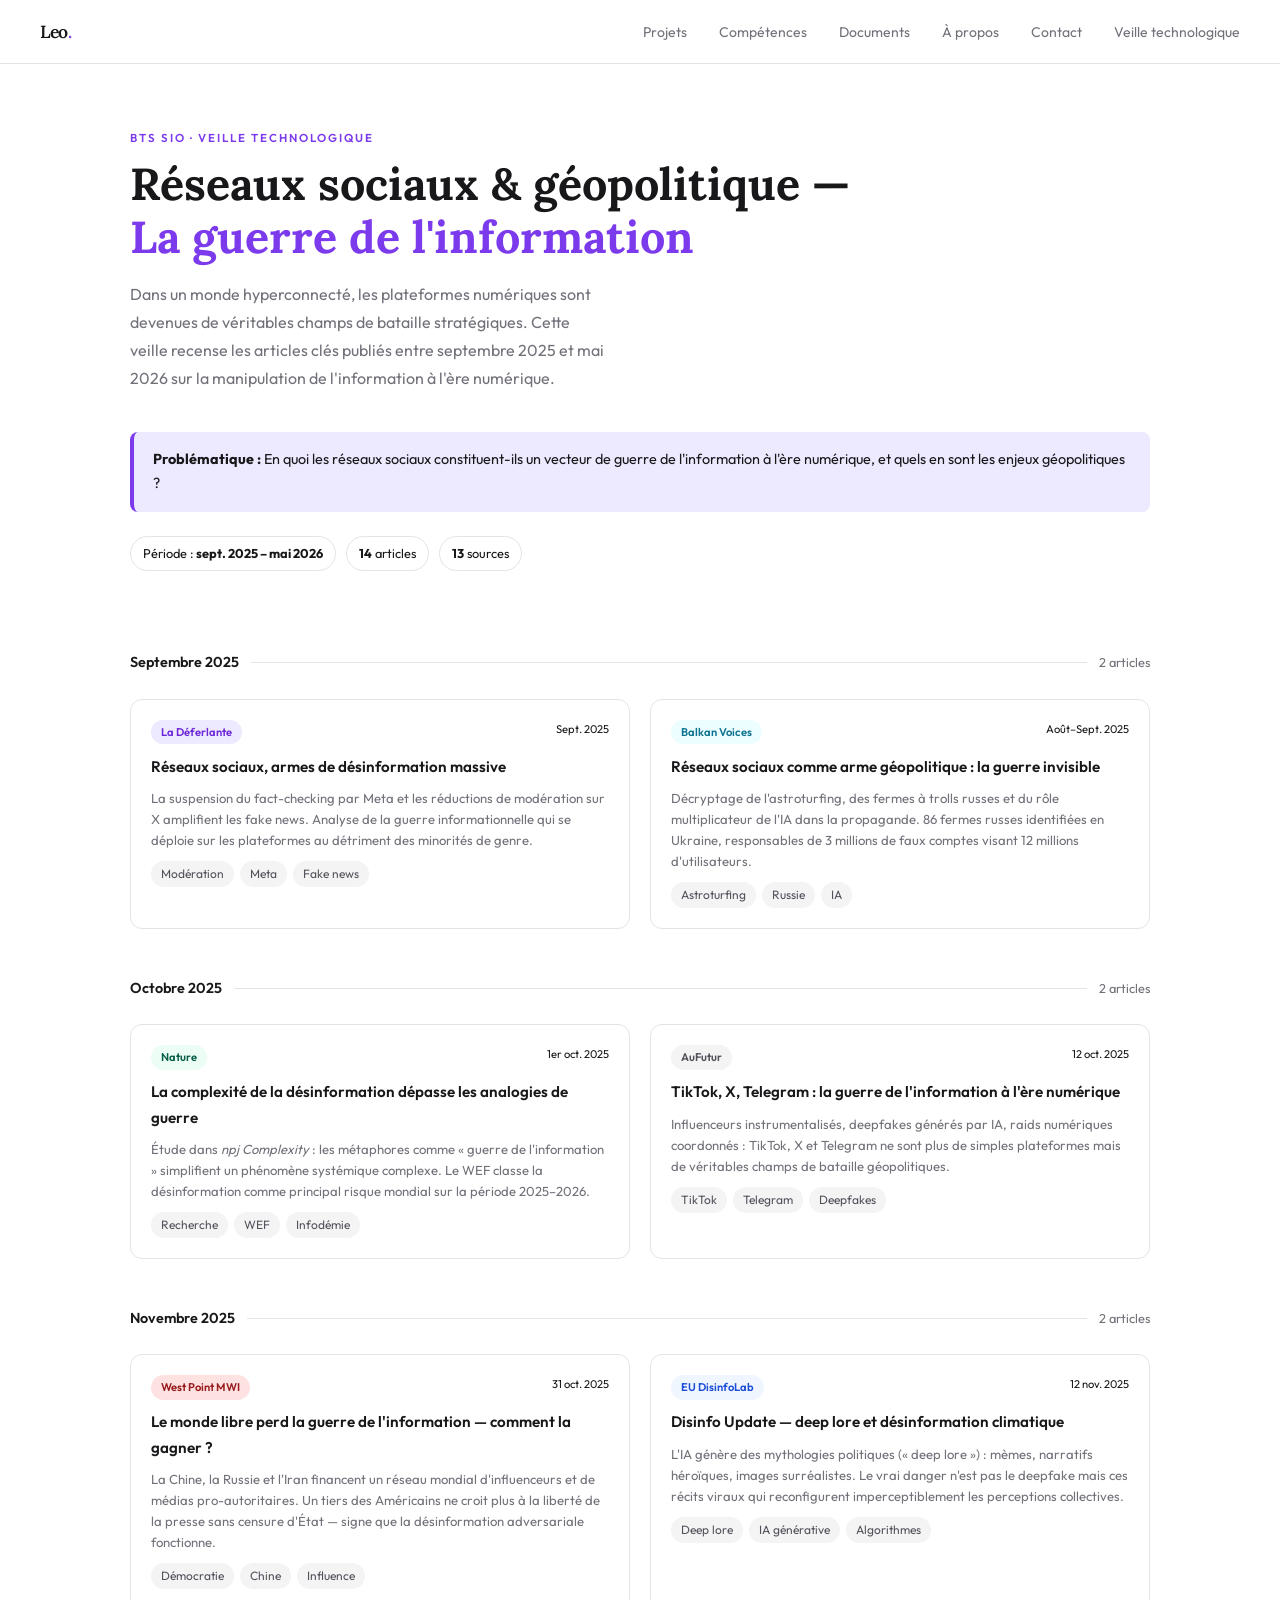
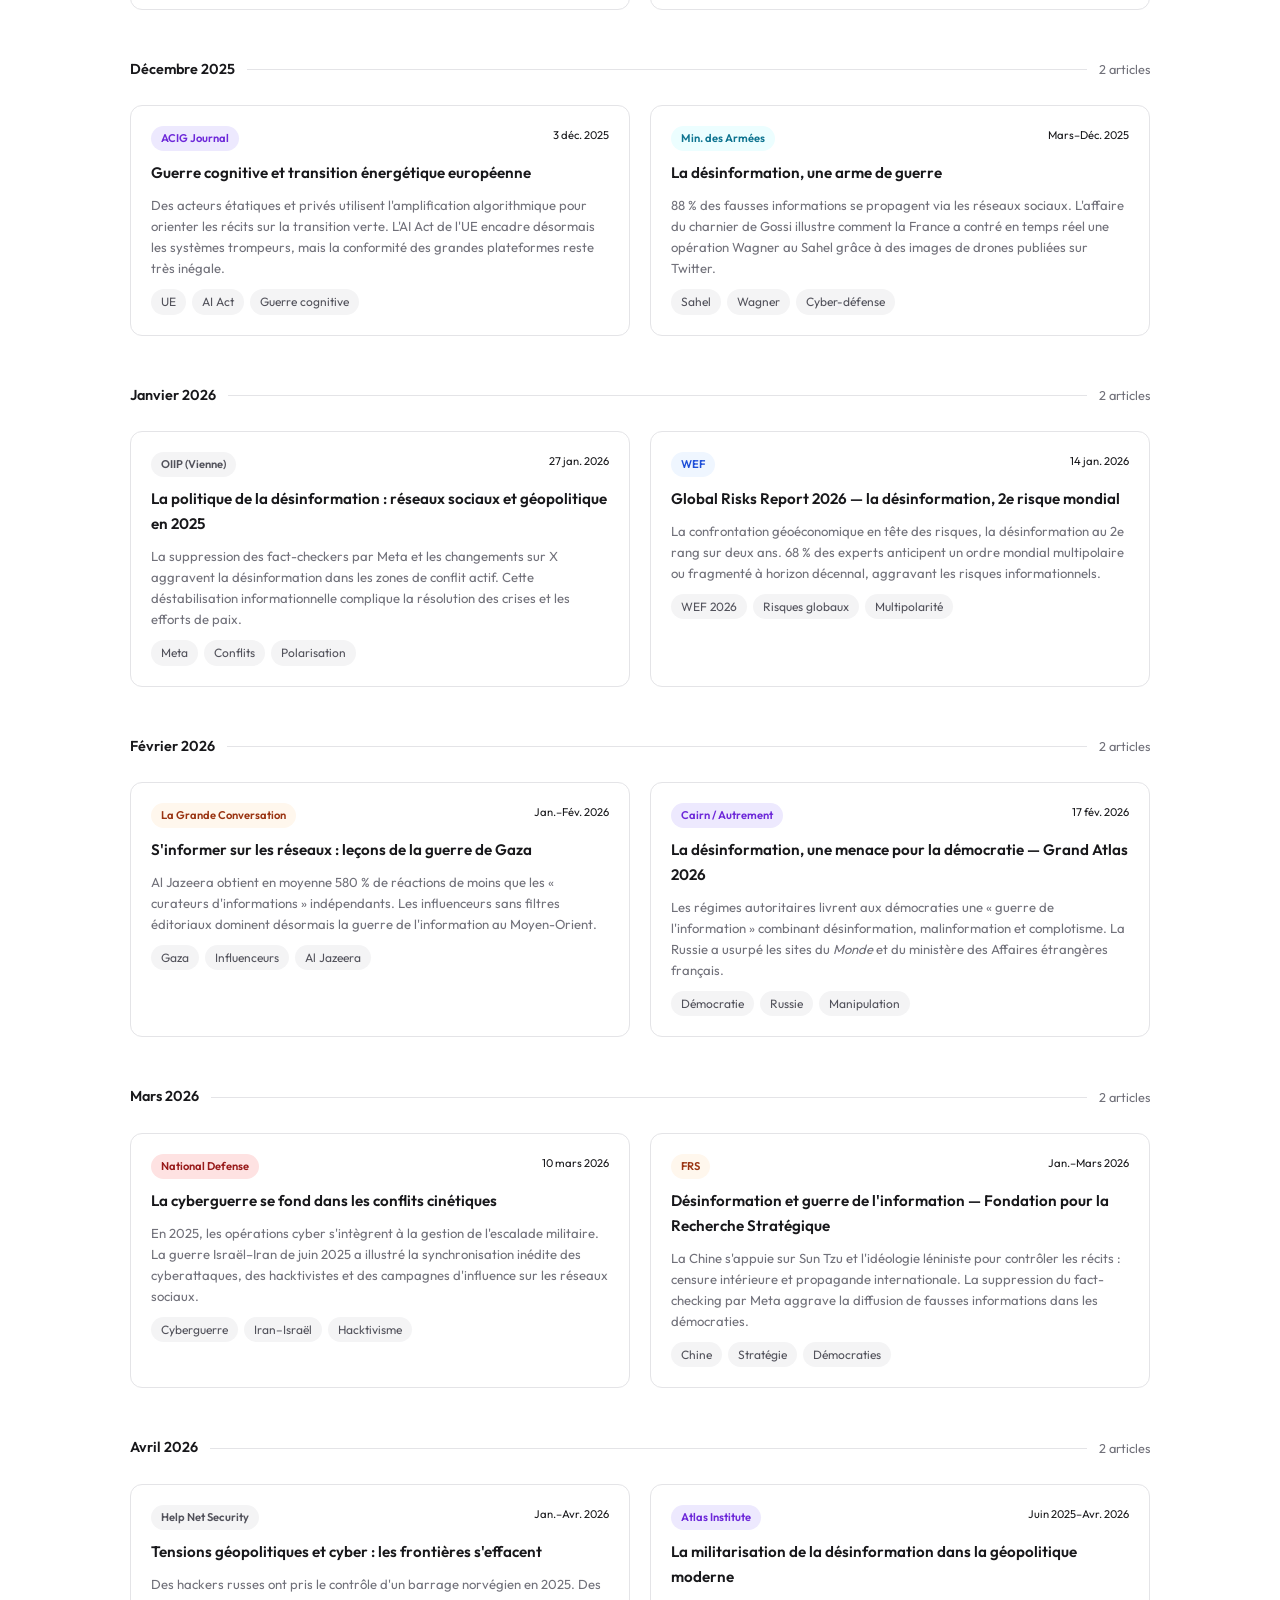
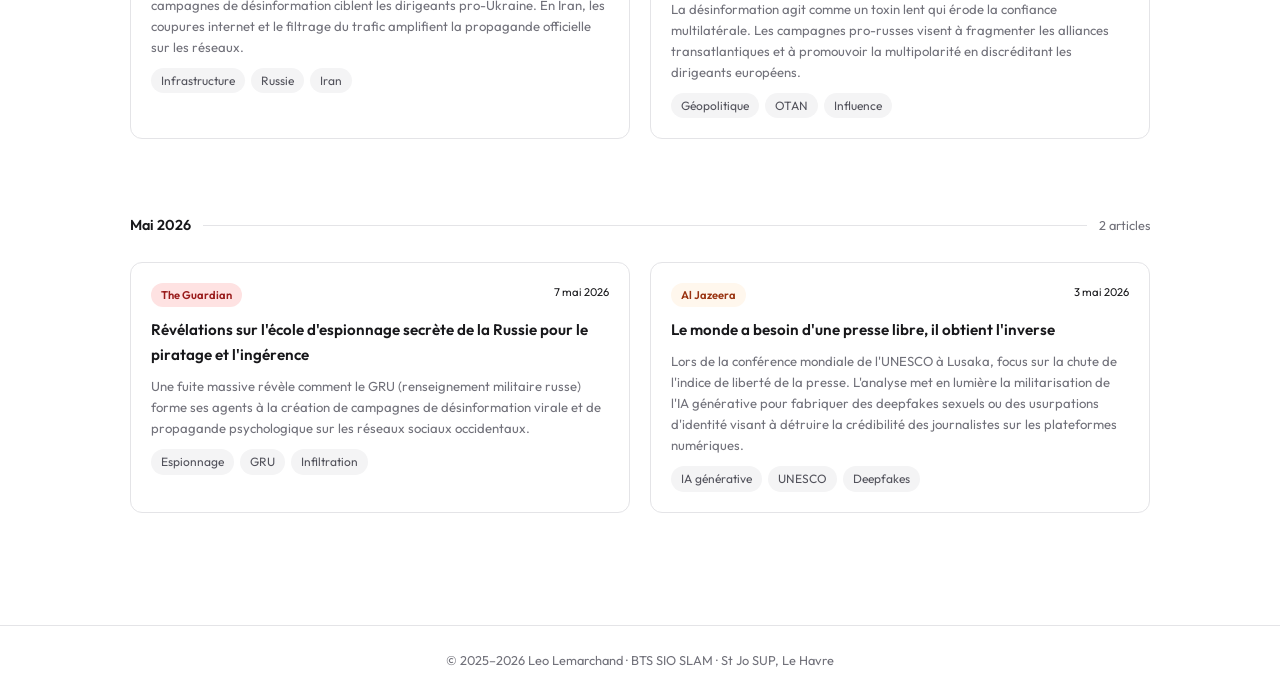
<file: veille.html>
<!DOCTYPE html>
<html lang="fr">

<head>
    <meta charset="UTF-8" />
    <meta name="viewport" content="width=device-width, initial-scale=1.0" />
    <title>Leo Lemarchand — Veille Informatique</title>
    <link rel="preconnect" href="https://fonts.googleapis.com" />
    <link rel="preconnect" href="https://fonts.gstatic.com" crossorigin />
    <link href="https://fonts.googleapis.com/css2?family=Outfit:wght@300;400;500;600&family=Lora:ital,wght@0,400;0,600;1,400&display=swap" rel="stylesheet" />
    <link rel="stylesheet" href="style.css" />
    <link rel="shortcut icon" href="feu.png" type="image/x-icon">
</head>

<body>

    <nav>
        <span class="nav-logo">Leo<span>.</span></span>
        <ul class="nav-links" id="navLinks">
            <li><a href="index.html#projets">Projets</a></li>
            <li><a href="index.html#competences">Compétences</a></li>
            <li><a href="index.html#documents">Documents</a></li>
            <li><a href="index.html#about">À propos</a></li>
            <li><a href="index.html#contact">Contact</a></li>
            <li><a href="veille.html">Veille technologique</a></li>
        </ul>
        <div class="hamburger" id="hamburger" aria-label="Menu" role="button">
            <span></span><span></span><span></span>
        </div>
    </nav>

    <div class="veille-hero">
        <p class="section-label reveal">BTS SIO · Veille technologique</p>
        <h1 class="reveal reveal-delay-1">Réseaux sociaux &amp; géopolitique —<br><em>La guerre de l'information</em></h1>
        <p class="hero-desc reveal reveal-delay-2">
            Dans un monde hyperconnecté, les plateformes numériques sont devenues de véritables champs de bataille stratégiques. Cette veille recense les articles clés publiés entre septembre 2025 et mai 2026 sur la manipulation de l'information à l'ère numérique.
        </p>
        <div class="problematique-box reveal reveal-delay-3">
            <strong>Problématique :</strong> En quoi les réseaux sociaux constituent-ils un vecteur de guerre de l'information à l'ère numérique, et quels en sont les enjeux géopolitiques ?
        </div>
        <div class="veille-stats reveal reveal-delay-4">
            <span class="stat-pill">Période : <strong>sept. 2025 – mai 2026</strong></span>
            <span class="stat-pill"><strong>14</strong> articles</span>
            <span class="stat-pill"><strong>13</strong> sources</span>
        </div>
    </div>

    <div class="timeline-section">

        <!-- SEPTEMBRE 2025 -->
        <div class="month-block reveal">
            <div class="month-header">
                <span class="month-label">Septembre 2025</span>
                <div class="month-line"></div>
                <span class="month-count">2 articles</span>
            </div>
            <div class="articles-grid">
                <a class="article-card" href="https://revueladeferlante.fr/reseaux-sociaux-armes-de-desinformation-massive/" target="_blank" rel="noopener">
                    <div class="card-top">
                        <span class="source-badge badge-violet">La Déferlante</span>
                        <span class="card-date">Sept. 2025</span>
                    </div>
                    <div class="card-title">Réseaux sociaux, armes de désinformation massive</div>
                    <p class="card-desc">La suspension du fact-checking par Meta et les réductions de modération sur X amplifient les fake news. Analyse de la guerre informationnelle qui se déploie sur les plateformes au détriment des minorités de genre.</p>
                    <div class="card-tags"><span class="tag">Modération</span><span class="tag">Meta</span><span class="tag">Fake news</span></div>
                </a>
                <a class="article-card" href="https://balkan-voices.com/fr/reseaux-sociaux-comme-arme-geopolitique-la-guerre-invisible/" target="_blank" rel="noopener">
                    <div class="card-top">
                        <span class="source-badge badge-teal">Balkan Voices</span>
                        <span class="card-date">Août–Sept. 2025</span>
                    </div>
                    <div class="card-title">Réseaux sociaux comme arme géopolitique : la guerre invisible</div>
                    <p class="card-desc">Décryptage de l'astroturfing, des fermes à trolls russes et du rôle multiplicateur de l'IA dans la propagande. 86 fermes russes identifiées en Ukraine, responsables de 3 millions de faux comptes visant 12 millions d'utilisateurs.</p>
                    <div class="card-tags"><span class="tag">Astroturfing</span><span class="tag">Russie</span><span class="tag">IA</span></div>
                </a>
            </div>
        </div>

        <!-- OCTOBRE 2025 -->
        <div class="month-block reveal">
            <div class="month-header">
                <span class="month-label">Octobre 2025</span>
                <div class="month-line"></div>
                <span class="month-count">2 articles</span>
            </div>
            <div class="articles-grid">
                <a class="article-card" href="https://www.nature.com/articles/s44260-025-00053-z" target="_blank" rel="noopener">
                    <div class="card-top">
                        <span class="source-badge badge-green">Nature</span>
                        <span class="card-date">1er oct. 2025</span>
                    </div>
                    <div class="card-title">La complexité de la désinformation dépasse les analogies de guerre</div>
                    <p class="card-desc">Étude dans <em>npj Complexity</em> : les métaphores comme « guerre de l'information » simplifient un phénomène systémique complexe. Le WEF classe la désinformation comme principal risque mondial sur la période 2025–2026.</p>
                    <div class="card-tags"><span class="tag">Recherche</span><span class="tag">WEF</span><span class="tag">Infodémie</span></div>
                </a>
                <a class="article-card" href="https://aufutur.fr/revisions/hggsp/tiktok-twitter-telegram-la-guerre-de-linformation-a-lere-numerique/" target="_blank" rel="noopener">
                    <div class="card-top">
                        <span class="source-badge badge-gray">AuFutur</span>
                        <span class="card-date">12 oct. 2025</span>
                    </div>
                    <div class="card-title">TikTok, X, Telegram : la guerre de l'information à l'ère numérique</div>
                    <p class="card-desc">Influenceurs instrumentalisés, deepfakes générés par IA, raids numériques coordonnés : TikTok, X et Telegram ne sont plus de simples plateformes mais de véritables champs de bataille géopolitiques.</p>
                    <div class="card-tags"><span class="tag">TikTok</span><span class="tag">Telegram</span><span class="tag">Deepfakes</span></div>
                </a>
            </div>
        </div>

        <!-- NOVEMBRE 2025 -->
        <div class="month-block reveal">
            <div class="month-header">
                <span class="month-label">Novembre 2025</span>
                <div class="month-line"></div>
                <span class="month-count">2 articles</span>
            </div>
            <div class="articles-grid">
                <a class="article-card" href="https://mwi.westpoint.edu/the-free-world-is-losing-the-information-war-heres-how-it-can-win/" target="_blank" rel="noopener">
                    <div class="card-top">
                        <span class="source-badge badge-red">West Point MWI</span>
                        <span class="card-date">31 oct. 2025</span>
                    </div>
                    <div class="card-title">Le monde libre perd la guerre de l'information — comment la gagner ?</div>
                    <p class="card-desc">La Chine, la Russie et l'Iran financent un réseau mondial d'influenceurs et de médias pro-autoritaires. Un tiers des Américains ne croit plus à la liberté de la presse sans censure d'État — signe que la désinformation adversariale fonctionne.</p>
                    <div class="card-tags"><span class="tag">Démocratie</span><span class="tag">Chine</span><span class="tag">Influence</span></div>
                </a>
                <a class="article-card" href="https://www.disinfo.eu/disinfo-update-12-11-2025-2-2-2-2" target="_blank" rel="noopener">
                    <div class="card-top">
                        <span class="source-badge badge-blue">EU DisinfoLab</span>
                        <span class="card-date">12 nov. 2025</span>
                    </div>
                    <div class="card-title">Disinfo Update — deep lore et désinformation climatique</div>
                    <p class="card-desc">L'IA génère des mythologies politiques (« deep lore ») : mèmes, narratifs héroïques, images surréalistes. Le vrai danger n'est pas le deepfake mais ces récits viraux qui reconfigurent imperceptiblement les perceptions collectives.</p>
                    <div class="card-tags"><span class="tag">Deep lore</span><span class="tag">IA générative</span><span class="tag">Algorithmes</span></div>
                </a>
            </div>
        </div>

        <!-- DÉCEMBRE 2025 -->
        <div class="month-block reveal">
            <div class="month-header">
                <span class="month-label">Décembre 2025</span>
                <div class="month-line"></div>
                <span class="month-count">2 articles</span>
            </div>
            <div class="articles-grid">
                <a class="article-card" href="https://www.acigjournal.com/Cognitive-Warfare-Disinformation-and-Corporate-Influence-in-Europe-s-Energy-nTransition,214045,0,2.html" target="_blank" rel="noopener">
                    <div class="card-top">
                        <span class="source-badge badge-violet">ACIG Journal</span>
                        <span class="card-date">3 déc. 2025</span>
                    </div>
                    <div class="card-title">Guerre cognitive et transition énergétique européenne</div>
                    <p class="card-desc">Des acteurs étatiques et privés utilisent l'amplification algorithmique pour orienter les récits sur la transition verte. L'AI Act de l'UE encadre désormais les systèmes trompeurs, mais la conformité des grandes plateformes reste très inégale.</p>
                    <div class="card-tags"><span class="tag">UE</span><span class="tag">AI Act</span><span class="tag">Guerre cognitive</span></div>
                </a>
                <a class="article-card" href="https://www.defense.gouv.fr/actualites/desinformation-arme-guerre" target="_blank" rel="noopener">
                    <div class="card-top">
                        <span class="source-badge badge-teal">Min. des Armées</span>
                        <span class="card-date">Mars–Déc. 2025</span>
                    </div>
                    <div class="card-title">La désinformation, une arme de guerre</div>
                    <p class="card-desc">88 % des fausses informations se propagent via les réseaux sociaux. L'affaire du charnier de Gossi illustre comment la France a contré en temps réel une opération Wagner au Sahel grâce à des images de drones publiées sur Twitter.</p>
                    <div class="card-tags"><span class="tag">Sahel</span><span class="tag">Wagner</span><span class="tag">Cyber-défense</span></div>
                </a>
            </div>
        </div>

        <!-- JANVIER 2026 -->
        <div class="month-block reveal">
            <div class="month-header">
                <span class="month-label">Janvier 2026</span>
                <div class="month-line"></div>
                <span class="month-count">2 articles</span>
            </div>
            <div class="articles-grid">
                <a class="article-card" href="https://www.oiip.ac.at/en/publications/the-politics-of-misinformation-social-media-polarization-and-the-geopolitical-landscape-in-2025/" target="_blank" rel="noopener">
                    <div class="card-top">
                        <span class="source-badge badge-gray">OIIP (Vienne)</span>
                        <span class="card-date">27 jan. 2026</span>
                    </div>
                    <div class="card-title">La politique de la désinformation : réseaux sociaux et géopolitique en 2025</div>
                    <p class="card-desc">La suppression des fact-checkers par Meta et les changements sur X aggravent la désinformation dans les zones de conflit actif. Cette déstabilisation informationnelle complique la résolution des crises et les efforts de paix.</p>
                    <div class="card-tags"><span class="tag">Meta</span><span class="tag">Conflits</span><span class="tag">Polarisation</span></div>
                </a>
                <a class="article-card" href="https://www.weforum.org/press/2026/01/global-risks-report-2026-geopolitical-and-economic-risks-rise-in-new-age-of-competition/" target="_blank" rel="noopener">
                    <div class="card-top">
                        <span class="source-badge badge-blue">WEF</span>
                        <span class="card-date">14 jan. 2026</span>
                    </div>
                    <div class="card-title">Global Risks Report 2026 — la désinformation, 2e risque mondial</div>
                    <p class="card-desc">La confrontation géoéconomique en tête des risques, la désinformation au 2e rang sur deux ans. 68 % des experts anticipent un ordre mondial multipolaire ou fragmenté à horizon décennal, aggravant les risques informationnels.</p>
                    <div class="card-tags"><span class="tag">WEF 2026</span><span class="tag">Risques globaux</span><span class="tag">Multipolarité</span></div>
                </a>
            </div>
        </div>

        <!-- FÉVRIER 2026 -->
        <div class="month-block reveal">
            <div class="month-header">
                <span class="month-label">Février 2026</span>
                <div class="month-line"></div>
                <span class="month-count">2 articles</span>
            </div>
            <div class="articles-grid">
                <a class="article-card" href="https://www.lagrandeconversation.com/monde/sinformer-sur-les-reseaux-sociaux-lecons-de-la-guerre-de-gaza/" target="_blank" rel="noopener">
                    <div class="card-top">
                        <span class="source-badge badge-orange">La Grande Conversation</span>
                        <span class="card-date">Jan.–Fév. 2026</span>
                    </div>
                    <div class="card-title">S'informer sur les réseaux : leçons de la guerre de Gaza</div>
                    <p class="card-desc">Al Jazeera obtient en moyenne 580 % de réactions de moins que les « curateurs d'informations » indépendants. Les influenceurs sans filtres éditoriaux dominent désormais la guerre de l'information au Moyen-Orient.</p>
                    <div class="card-tags"><span class="tag">Gaza</span><span class="tag">Influenceurs</span><span class="tag">Al Jazeera</span></div>
                </a>
                <a class="article-card" href="https://shs.cairn.info/grand-atlas-2026--9782080493675-page-102?lang=fr" target="_blank" rel="noopener">
                    <div class="card-top">
                        <span class="source-badge badge-violet">Cairn / Autrement</span>
                        <span class="card-date">17 fév. 2026</span>
                    </div>
                    <div class="card-title">La désinformation, une menace pour la démocratie — Grand Atlas 2026</div>
                    <p class="card-desc">Les régimes autoritaires livrent aux démocraties une « guerre de l'information » combinant désinformation, malinformation et complotisme. La Russie a usurpé les sites du <em>Monde</em> et du ministère des Affaires étrangères français.</p>
                    <div class="card-tags"><span class="tag">Démocratie</span><span class="tag">Russie</span><span class="tag">Manipulation</span></div>
                </a>
            </div>
        </div>

        <!-- MARS 2026 -->
        <div class="month-block reveal">
            <div class="month-header">
                <span class="month-label">Mars 2026</span>
                <div class="month-line"></div>
                <span class="month-count">2 articles</span>
            </div>
            <div class="articles-grid">
                <a class="article-card" href="https://www.nationaldefensemagazine.org/articles/2026/3/10/cyber-ops-increasingly-melding-with-kinetic-conflict" target="_blank" rel="noopener">
                    <div class="card-top">
                        <span class="source-badge badge-red">National Defense</span>
                        <span class="card-date">10 mars 2026</span>
                    </div>
                    <div class="card-title">La cyberguerre se fond dans les conflits cinétiques</div>
                    <p class="card-desc">En 2025, les opérations cyber s'intègrent à la gestion de l'escalade militaire. La guerre Israël–Iran de juin 2025 a illustré la synchronisation inédite des cyberattaques, des hacktivistes et des campagnes d'influence sur les réseaux sociaux.</p>
                    <div class="card-tags"><span class="tag">Cyberguerre</span><span class="tag">Iran–Israël</span><span class="tag">Hacktivisme</span></div>
                </a>
                <a class="article-card" href="https://www.frstrategie.org/programmes/programme-japon/desinformation-guerre-information-un-defi-strategique-pour-democraties-2025" target="_blank" rel="noopener">
                    <div class="card-top">
                        <span class="source-badge badge-orange">FRS</span>
                        <span class="card-date">Jan.–Mars 2026</span>
                    </div>
                    <div class="card-title">Désinformation et guerre de l'information — Fondation pour la Recherche Stratégique</div>
                    <p class="card-desc">La Chine s'appuie sur Sun Tzu et l'idéologie léniniste pour contrôler les récits : censure intérieure et propagande internationale. La suppression du fact-checking par Meta aggrave la diffusion de fausses informations dans les démocraties.</p>
                    <div class="card-tags"><span class="tag">Chine</span><span class="tag">Stratégie</span><span class="tag">Démocraties</span></div>
                </a>
            </div>
        </div>

        <!-- AVRIL 2026 -->
        <div class="month-block reveal">
            <div class="month-header">
                <span class="month-label">Avril 2026</span>
                <div class="month-line"></div>
                <span class="month-count">2 articles</span>
            </div>
            <div class="articles-grid">
                <a class="article-card" href="https://www.helpnetsecurity.com/2026/01/19/cybersecurity-geopolitical-tensions/" target="_blank" rel="noopener">
                    <div class="card-top">
                        <span class="source-badge badge-gray">Help Net Security</span>
                        <span class="card-date">Jan.–Avr. 2026</span>
                    </div>
                    <div class="card-title">Tensions géopolitiques et cyber : les frontières s'effacent</div>
                    <p class="card-desc">Des hackers russes ont pris le contrôle d'un barrage norvégien en 2025. Des campagnes de désinformation ciblent les dirigeants pro-Ukraine. En Iran, les coupures internet et le filtrage du trafic amplifient la propagande officielle sur les réseaux.</p>
                    <div class="card-tags"><span class="tag">Infrastructure</span><span class="tag">Russie</span><span class="tag">Iran</span></div>
                </a>
                <a class="article-card" href="https://atlasinstitute.org/the-weaponization-of-disinformation-in-modern-geopolitics/" target="_blank" rel="noopener">
                    <div class="card-top">
                        <span class="source-badge badge-violet">Atlas Institute</span>
                        <span class="card-date">Juin 2025–Avr. 2026</span>
                    </div>
                    <div class="card-title">La militarisation de la désinformation dans la géopolitique moderne</div>
                    <p class="card-desc">La désinformation agit comme un toxin lent qui érode la confiance multilatérale. Les campagnes pro-russes visent à fragmenter les alliances transatlantiques et à promouvoir la multipolarité en discréditant les dirigeants européens.</p>
                    <div class="card-tags"><span class="tag">Géopolitique</span><span class="tag">OTAN</span><span class="tag">Influence</span></div>
                </a>
            </div>
        </div>

        <!-- MAI 2026 -->
        <div class="month-block reveal">
            <div class="month-header">
                <span class="month-label">Mai 2026</span>
                <div class="month-line"></div>
                <span class="month-count">2 articles</span>
            </div>
            <div class="articles-grid">
                <a class="article-card" href="https://www.theguardian.com/world/2026/may/07/revealed-russia-top-secret-spy-school-hacking-western-electoral-interference" target="_blank" rel="noopener">
                    <div class="card-top">
                        <span class="source-badge badge-red">The Guardian</span>
                        <span class="card-date">7 mai 2026</span>
                    </div>
                    <div class="card-title">Révélations sur l'école d'espionnage secrète de la Russie pour le piratage et l'ingérence</div>
                    <p class="card-desc">Une fuite massive révèle comment le GRU (renseignement militaire russe) forme ses agents à la création de campagnes de désinformation virale et de propagande psychologique sur les réseaux sociaux occidentaux.</p>
                    <div class="card-tags"><span class="tag">Espionnage</span><span class="tag">GRU</span><span class="tag">Infiltration</span></div>
                </a>
                <a class="article-card" href="https://liberties.aljazeera.com/en/the-world-needs-a-free-press-it-is-getting-the-opposite/" target="_blank" rel="noopener">
                    <div class="card-top">
                        <span class="source-badge badge-orange">Al Jazeera</span>
                        <span class="card-date">3 mai 2026</span>
                    </div>
                    <div class="card-title">Le monde a besoin d'une presse libre, il obtient l'inverse</div>
                    <p class="card-desc">Lors de la conférence mondiale de l'UNESCO à Lusaka, focus sur la chute de l'indice de liberté de la presse. L'analyse met en lumière la militarisation de l'IA générative pour fabriquer des deepfakes sexuels ou des usurpations d'identité visant à détruire la crédibilité des journalistes sur les plateformes numériques.</p>
                    <div class="card-tags"><span class="tag">IA générative</span><span class="tag">UNESCO</span><span class="tag">Deepfakes</span></div>
                </a>
            </div>
        </div>
    </div>

    <footer>
        <p>© 2025–2026 Leo Lemarchand · BTS SIO SLAM · St Jo SUP, Le Havre</p>
    </footer>

    <script>
        const hamburger = document.getElementById('hamburger');
        const navLinks  = document.getElementById('navLinks');
        hamburger.addEventListener('click', () => navLinks.classList.toggle('open'));
        navLinks.querySelectorAll('a').forEach(l => l.addEventListener('click', () => navLinks.classList.remove('open')));

        const observer = new IntersectionObserver((entries) => {
            entries.forEach(entry => {
                if (entry.isIntersecting) {
                    entry.target.classList.add('visible');
                    observer.unobserve(entry.target);
                }
            });
        }, { threshold: 0.08 });

        document.querySelectorAll('.reveal').forEach(el => observer.observe(el));
        document.querySelectorAll('.veille-hero .reveal').forEach(el => el.classList.add('visible'));
    </script>

</body>
</html>
</file>
<file: style.css>
/* ─── Variables & Reset ─────────────────────────────────────── */
    :root {
        --accent: #7c3aed;
        --accent-soft: #ede9fe;
        --accent-mid: #a78bfa;
        --bg: #ffffff;
        --bg2: #f8f7ff;
        --text: #18181b;
        --muted: #71717a;
        --border: #e4e4e7;
        --nav-h: 64px;
        --radius: 12px;
        --radius-sm: 8px;
    }

    *,
    *::before,
    *::after {
        box-sizing: border-box;
        margin: 0;
        padding: 0;
    }

    html {
        scroll-behavior: smooth;
    }

    body {
        font-family: 'Outfit', sans-serif;
        background: var(--bg);
        color: var(--text);
        line-height: 1.65;
        -webkit-font-smoothing: antialiased;
    }

    a {
        color: inherit;
        text-decoration: none;
    }

    img {
        display: block;
        max-width: 100%;
    }

    /* ─── Scroll animations ─────────────────────────────────────── */
    .reveal {
        opacity: 0;
        transform: translateY(28px);
        transition: opacity 0.65s ease, transform 0.65s ease;
    }

    .reveal.visible {
        opacity: 1;
        transform: none;
    }

    .reveal-delay-1 {
        transition-delay: 0.1s;
    }

    .reveal-delay-2 {
        transition-delay: 0.2s;
    }

    .reveal-delay-3 {
        transition-delay: 0.3s;
    }

    .reveal-delay-4 {
        transition-delay: 0.4s;
    }

    /* ─── Navigation ────────────────────────────────────────────── */
    nav {
        position: fixed;
        top: 0;
        left: 0;
        right: 0;
        height: var(--nav-h);
        background: rgba(255, 255, 255, 0.9);
        backdrop-filter: blur(12px);
        -webkit-backdrop-filter: blur(12px);
        border-bottom: 1px solid var(--border);
        display: flex;
        align-items: center;
        justify-content: space-between;
        padding: 0 2.5rem;
        z-index: 100;
    }

    .nav-logo {
        font-family: 'Lora', serif;
        font-size: 1.1rem;
        font-weight: 600;
        letter-spacing: -0.3px;
        color: var(--text);
    }

    .nav-logo span {
        color: var(--accent);
    }

    .nav-links {
        display: flex;
        align-items: center;
        gap: 2rem;
        list-style: none;
    }

    .nav-links a {
        font-size: 0.875rem;
        font-weight: 400;
        color: var(--muted);
        transition: color 0.2s;
    }

    .nav-links a:hover {
        color: var(--text);
    }

    .nav-cv {
        font-size: 0.85rem;
        font-weight: 500;
        padding: 8px 18px;
        background: var(--accent);
        color: #fff;
        border-radius: 999px;
        transition: background 0.2s, transform 0.15s;
    }

    .nav-cv:hover {
        background: #6d28d9;
        transform: translateY(-1px);
    }

    /* Hamburger mobile */
    .hamburger {
        display: none;
        flex-direction: column;
        gap: 5px;
        cursor: pointer;
        padding: 4px;
    }

    .hamburger span {
        display: block;
        width: 22px;
        height: 2px;
        background: var(--text);
        border-radius: 2px;
        transition: all 0.3s;
    }

    /* ─── Hero ──────────────────────────────────────────────────── */
    #hero {
        min-height: 100vh;
        display: flex;
        align-items: center;
        padding: calc(var(--nav-h) + 4rem) 2.5rem 5rem;
        max-width: 1100px;
        margin: 0 auto;
        gap: 3rem;
    }

    .hero-content {
        flex: 1;
    }

    .hero-badge {
        display: inline-flex;
        align-items: center;
        gap: 8px;
        font-size: 0.78rem;
        font-weight: 500;
        text-transform: uppercase;
        letter-spacing: 1.4px;
        color: var(--accent);
        background: var(--accent-soft);
        padding: 6px 14px;
        border-radius: 999px;
        margin-bottom: 1.5rem;
    }

    .hero-badge::before {
        content: '';
        width: 6px;
        height: 6px;
        background: var(--accent);
        border-radius: 50%;
    }

    .hero-name {
        font-family: 'Lora', serif;
        font-size: clamp(2.4rem, 5vw, 3.8rem);
        font-weight: 600;
        line-height: 1.1;
        letter-spacing: -1px;
        margin-bottom: 0.5rem;
    }

    .hero-title {
        font-size: clamp(1rem, 2vw, 1.25rem);
        font-weight: 300;
        color: var(--muted);
        margin-bottom: 1.5rem;
    }

    .hero-title strong {
        color: var(--text);
        font-weight: 500;
    }

    .hero-desc {
        font-size: 1rem;
        color: var(--muted);
        max-width: 480px;
        margin-bottom: 2.5rem;
        line-height: 1.75;
    }

    .hero-cta {
        display: flex;
        gap: 12px;
        flex-wrap: wrap;
    }

    .btn {
        display: inline-flex;
        align-items: center;
        gap: 8px;
        padding: 11px 24px;
        border-radius: 999px;
        font-size: 0.9rem;
        font-weight: 500;
        font-family: 'Outfit', sans-serif;
        cursor: pointer;
        border: none;
        transition: all 0.2s;
    }

    .btn-primary {
        background: var(--accent);
        color: #fff;
    }

    .btn-primary:hover {
        background: #6d28d9;
        transform: translateY(-2px);
    }

    .btn-secondary {
        background: transparent;
        color: var(--text);
        border: 1px solid var(--border);
    }

    .btn-secondary:hover {
        border-color: var(--accent);
        color: var(--accent);
        transform: translateY(-2px);
    }

    /* Hero visual */
    .hero-visual {
        flex-shrink: 0;
        width: 280px;
        height: 280px;
        position: relative;
    }

    .hero-avatar {
        width: 100%;
        height: 100%;
        border-radius: 40% 60% 55% 45% / 45% 40% 60% 55%;
        background: linear-gradient(135deg, var(--accent-soft) 0%, #ddd6fe 100%);
        display: flex;
        align-items: center;
        justify-content: center;
        font-family: 'Lora', serif;
        font-size: 5rem;
        font-weight: 600;
        color: var(--accent);
        animation: morphBlob 8s ease-in-out infinite;
    }

    @keyframes morphBlob {

        0%,
        100% {
            border-radius: 40% 60% 55% 45% / 45% 40% 60% 55%;
        }

        25% {
            border-radius: 55% 45% 40% 60% / 60% 55% 45% 40%;
        }

        50% {
            border-radius: 60% 40% 55% 45% / 40% 60% 45% 55%;
        }

        75% {
            border-radius: 45% 55% 60% 40% / 55% 45% 40% 60%;
        }
    }

    .hero-stat-cards {
        position: absolute;
        bottom: -10px;
        right: -20px;
        display: flex;
        flex-direction: column;
        gap: 8px;
    }

    .stat-card {
        background: #fff;
        border: 1px solid var(--border);
        border-radius: var(--radius-sm);
        padding: 8px 14px;
        font-size: 0.78rem;
        box-shadow: 0 4px 16px rgba(0, 0, 0, 0.06);
    }

    .stat-card strong {
        display: block;
        font-size: 1.1rem;
        color: var(--accent);
    }

    /* ─── Section base ──────────────────────────────────────────── */
    section {
        padding: 5rem 2.5rem;
        max-width: 1100px;
        margin: 0 auto;
    }

    .section-label {
        font-size: 0.72rem;
        text-transform: uppercase;
        letter-spacing: 2px;
        color: var(--accent);
        font-weight: 600;
        margin-bottom: 0.6rem;
    }

    .section-title {
        font-family: 'Lora', serif;
        font-size: clamp(1.6rem, 3vw, 2.2rem);
        font-weight: 600;
        letter-spacing: -0.5px;
        margin-bottom: 0.5rem;
    }

    .section-sub {
        font-size: 0.95rem;
        color: var(--muted);
        max-width: 520px;
        margin-bottom: 3rem;
        line-height: 1.7;
    }

    /* ─── Projets ────────────────────────────────────────────────── */
    #projets {
        background: var(--bg2);
        max-width: 100%;
        padding: 5rem 0;
    }

    #projets .inner {
        max-width: 1100px;
        margin: 0 auto;
        padding: 0 2.5rem;
    }

    .projects-grid {
        display: grid;
        grid-template-columns: repeat(auto-fit, minmax(300px, 1fr));
        gap: 1.5rem;
    }

    .project-card {
        background: #fff;
        border: 1px solid var(--border);
        border-radius: var(--radius);
        padding: 1.75rem;
        transition: border-color 0.25s, transform 0.25s, box-shadow 0.25s;
        position: relative;
        overflow: hidden;
    }

    .project-card::before {
        content: '';
        position: absolute;
        top: 0;
        left: 0;
        right: 0;
        height: 3px;
        background: var(--accent);
        transform: scaleX(0);
        transform-origin: left;
        transition: transform 0.3s ease;
    }

    .project-card:hover {
        border-color: #c4b5fd;
        transform: translateY(-4px);
        box-shadow: 0 12px 40px rgba(124, 58, 237, 0.1);
    }

    .project-card:hover::before {
        transform: scaleX(1);
    }

    .project-icon {
        width: 44px;
        height: 44px;
        background: var(--accent-soft);
        border-radius: var(--radius-sm);
        display: flex;
        align-items: center;
        justify-content: center;
        margin-bottom: 1rem;
        font-size: 1.3rem;
    }

    .project-badge {
        display: inline-block;
        font-size: 0.7rem;
        font-weight: 600;
        text-transform: uppercase;
        letter-spacing: 0.8px;
        padding: 3px 10px;
        border-radius: 999px;
        margin-bottom: 0.75rem;
    }

    .badge-e5 {
        background: #ede9fe;
        color: #6d28d9;
    }

    .badge-perso {
        background: #ecfdf5;
        color: #065f46;
    }

    .badge-stage {
        background: #fff7ed;
        color: #9a3412;
    }

    .badge-wip {
        background: #fef3c7;
        color: #92400e;
    }

    .project-name {
        font-size: 1.05rem;
        font-weight: 600;
        margin-bottom: 0.5rem;
    }

    .project-desc {
        font-size: 0.875rem;
        color: var(--muted);
        line-height: 1.65;
        margin-bottom: 1.25rem;
    }

    .project-tags {
        display: flex;
        flex-wrap: wrap;
        gap: 6px;
    }

    .tag {
        font-size: 0.75rem;
        padding: 3px 10px;
        background: #f4f4f5;
        color: #52525b;
        border-radius: 999px;
        font-weight: 400;
    }

    .project-detail-list {
        margin: 0.85rem 0 1rem;
        display: flex;
        flex-direction: column;
        gap: 5px;
    }

    .project-detail {
        font-size: 0.78rem;
        color: var(--muted);
        display: flex;
        gap: 8px;
        align-items: baseline;
    }

    .detail-label {
        font-size: 0.7rem;
        font-weight: 600;
        text-transform: uppercase;
        letter-spacing: 0.6px;
        color: var(--accent);
        flex-shrink: 0;
        min-width: 60px;
    }

    /* ─── Documents ──────────────────────────────────────────────── */
    #documents {
        background: var(--bg2);
        max-width: 100%;
        padding: 5rem 0;
    }

    #documents .inner {
        max-width: 1100px;
        margin: 0 auto;
        padding: 0 2.5rem;
    }

    .docs-grid {
        display: grid;
        grid-template-columns: repeat(auto-fit, minmax(280px, 1fr));
        gap: 1.25rem;
    }

    .doc-card {
        background: #fff;
        border: 1px solid var(--border);
        border-radius: var(--radius);
        padding: 1.5rem;
        display: flex;
        flex-direction: column;
        gap: 1rem;
        transition: border-color 0.25s, box-shadow 0.25s, transform 0.25s;
    }

    .doc-card:hover {
        border-color: #c4b5fd;
        box-shadow: 0 8px 30px rgba(124, 58, 237, 0.09);
        transform: translateY(-3px);
    }

    .doc-icon-row {
        display: flex;
        align-items: center;
        gap: 12px;
    }

    .doc-icon {
        width: 46px;
        height: 46px;
        background: var(--accent-soft);
        border-radius: var(--radius-sm);
        display: flex;
        align-items: center;
        justify-content: center;
        font-size: 1.3rem;
        flex-shrink: 0;
    }

    .doc-type {
        font-size: 0.7rem;
        font-weight: 600;
        text-transform: uppercase;
        letter-spacing: 1px;
        color: var(--accent);
    }

    .doc-name {
        font-size: 0.92rem;
        font-weight: 600;
        line-height: 1.35;
    }

    .doc-info {
        font-size: 0.8rem;
        color: var(--muted);
        line-height: 1.6;
        flex: 1;
    }

    .doc-btn {
        display: inline-flex;
        align-items: center;
        gap: 8px;
        padding: 9px 18px;
        background: var(--accent-soft);
        color: var(--accent);
        border: 1px solid #c4b5fd;
        border-radius: 999px;
        font-size: 0.82rem;
        font-weight: 600;
        cursor: pointer;
        font-family: 'Outfit', sans-serif;
        transition: all 0.2s;
        align-self: flex-start;
    }

    .doc-btn:hover {
        background: var(--accent);
        color: #fff;
        border-color: var(--accent);
    }

    .doc-btn svg {
        width: 14px;
        height: 14px;
    }

    .doc-placeholder {
        border: 2px dashed var(--border);
        background: transparent;
    }

    .doc-placeholder .doc-icon {
        background: #f4f4f5;
    }

    .doc-placeholder .doc-btn {
        background: transparent;
        color: var(--muted);
        border-color: var(--border);
        cursor: default;
    }

    .doc-placeholder .doc-btn:hover {
        background: transparent;
        color: var(--muted);
        border-color: var(--border);
        transform: none;
    }

    /* ─── Compétences ────────────────────────────────────────────── */
    .skills-container {
        display: grid;
        grid-template-columns: repeat(auto-fit, minmax(250px, 1fr));
        gap: 1.5rem;
    }

    .skill-group {
        background: var(--bg2);
        border: 1px solid var(--border);
        border-radius: var(--radius);
        padding: 1.5rem;
    }

    .skill-group-title {
        font-size: 0.7rem;
        text-transform: uppercase;
        letter-spacing: 1.5px;
        color: var(--muted);
        font-weight: 600;
        margin-bottom: 1rem;
        display: flex;
        align-items: center;
        gap: 8px;
    }

    .skill-group-title::after {
        content: '';
        flex: 1;
        height: 1px;
        background: var(--border);
    }

    .skill-pills {
        display: flex;
        flex-wrap: wrap;
        gap: 8px;
    }

    .skill-pill {
        font-size: 0.82rem;
        font-weight: 500;
        padding: 6px 14px;
        border-radius: 999px;
        border: 1px solid var(--border);
        background: #fff;
        color: var(--text);
        transition: all 0.2s;
    }

    .skill-pill:hover {
        background: var(--accent-soft);
        border-color: var(--accent-mid);
        color: var(--accent);
    }

    .skill-pill.main {
        background: var(--accent-soft);
        border-color: #c4b5fd;
        color: var(--accent);
    }

    /* ─── À propos ───────────────────────────────────────────────── */
    #about {
        background: var(--bg2);
        max-width: 100%;
        padding: 5rem 0;
    }

    #about .inner {
        max-width: 1100px;
        margin: 0 auto;
        padding: 0 2.5rem;
    }

    .about-grid {
        display: grid;
        grid-template-columns: 1.4fr 1fr;
        gap: 4rem;
        align-items: start;
    }

    .about-text {
        font-size: 1rem;
        color: var(--muted);
        line-height: 1.85;
    }

    .about-text p+p {
        margin-top: 1rem;
    }

    .about-text strong {
        color: var(--text);
        font-weight: 500;
    }

    .about-facts {
        display: flex;
        flex-direction: column;
        gap: 1rem;
    }

    .fact-card {
        background: #fff;
        border: 1px solid var(--border);
        border-radius: var(--radius-sm);
        padding: 1rem 1.25rem;
        display: flex;
        align-items: center;
        gap: 12px;
    }

    .fact-icon {
        font-size: 1.4rem;
        flex-shrink: 0;
    }

    .fact-label {
        font-size: 0.72rem;
        color: var(--muted);
        text-transform: uppercase;
        letter-spacing: 0.8px;
    }

    .fact-value {
        font-size: 0.9rem;
        font-weight: 500;
    }

    /* ─── Contact ────────────────────────────────────────────────── */
    .contact-wrapper {
        max-width: 680px;
        margin: 0 auto;
        text-align: center;
    }

    .contact-links {
        display: flex;
        justify-content: center;
        gap: 1rem;
        flex-wrap: wrap;
        margin-top: 2.5rem;
    }

    .contact-link {
        display: flex;
        align-items: center;
        gap: 10px;
        padding: 14px 24px;
        background: #fff;
        border: 1px solid var(--border);
        border-radius: var(--radius);
        font-size: 0.9rem;
        font-weight: 500;
        transition: all 0.2s;
        color: var(--text);
    }

    .contact-link:hover {
        border-color: var(--accent);
        color: var(--accent);
        transform: translateY(-3px);
        box-shadow: 0 8px 24px rgba(124, 58, 237, 0.12);
    }

    .contact-link svg {
        width: 18px;
        height: 18px;
    }

    /* ─── Footer ─────────────────────────────────────────────────── */
    footer {
        border-top: 1px solid var(--border);
        padding: 1.5rem 2.5rem;
        text-align: center;
        font-size: 0.8rem;
        color: var(--muted);
    }
.project-links {
    margin-top: 15px;
}

.github-btn {
    display: inline-flex;
    align-items: center;
    gap: 8px;
    padding: 8px 12px;
    background: #111;
    color: white;
    text-decoration: none;
    border-radius: 8px;
    font-size: 14px;
    transition: 0.2s;
}

.github-btn img {
    width: 18px;
    height: 18px;
    filter: invert(1);
}

.github-btn:hover {
    background: #333;
    transform: translateY(-2px);
}

    /* ─── Mobile ─────────────────────────────────────────────────── */
    @media (max-width: 768px) {
        nav {
            padding: 0 1.25rem;
        }

        .nav-links {
            display: none;
            flex-direction: column;
        }

        .nav-links.open {
            display: flex;
            position: absolute;
            top: var(--nav-h);
            left: 0;
            right: 0;
            background: #fff;
            border-bottom: 1px solid var(--border);
            padding: 1rem 1.5rem 1.5rem;
            gap: 1rem;
            align-items: flex-start;
        }

        .hamburger {
            display: flex;
        }

        #hero {
            flex-direction: column-reverse;
            padding: calc(var(--nav-h) + 2rem) 1.25rem 3rem;
            gap: 2rem;
            min-height: auto;
        }

        .hero-visual {
            width: 180px;
            height: 180px;
            margin: 0 auto;
        }

        .hero-stat-cards {
            display: none;
        }

        section {
            padding: 3.5rem 1.25rem;
        }

        #projets .inner,
        #about .inner {
            padding: 0 1.25rem;
        }

        #projets,
        #about {
            padding: 3.5rem 0;
        }

        .about-grid {
            grid-template-columns: 1fr;
            gap: 2rem;
        }
    }
    /* ─── Veille technologique ───────────────────────────── */

.veille-hero {
    padding: calc(var(--nav-h) + 4rem) 2.5rem 3rem;
    max-width: 1100px;
    margin: 0 auto;
}

.veille-hero h1 {
    font-family: 'Lora', serif;
    font-size: clamp(2rem, 4vw, 2.8rem);
    line-height: 1.2;
    margin-bottom: 1rem;
}

.veille-hero em {
    color: var(--accent);
    font-style: normal;
}

.problematique-box {
    margin-top: 1.5rem;
    padding: 1rem 1.2rem;
    background: var(--accent-soft);
    border-left: 4px solid var(--accent);
    border-radius: var(--radius-sm);
    font-size: 0.9rem;
}

.veille-stats {
    display: flex;
    flex-wrap: wrap;
    gap: 10px;
    margin-top: 1.5rem;
}

.stat-pill {
    font-size: 0.8rem;
    background: #fff;
    border: 1px solid var(--border);
    padding: 6px 12px;
    border-radius: 999px;
}

/* Timeline */

.timeline-section {
    max-width: 1100px;
    margin: 0 auto;
    padding: 2rem 2.5rem 4rem;
}

.month-block {
    margin-bottom: 3rem;
}

.month-header {
    display: flex;
    align-items: center;
    gap: 12px;
    margin-bottom: 1.5rem;
}

.month-label {
    font-weight: 600;
    font-size: 0.9rem;
}

.month-line {
    flex: 1;
    height: 1px;
    background: var(--border);
}

.month-count {
    font-size: 0.8rem;
    color: var(--muted);
}

/* Articles */

.articles-grid {
    display: grid;
    grid-template-columns: repeat(auto-fit, minmax(300px, 1fr));
    gap: 1.25rem;
}

.article-card {
    background: #fff;
    border: 1px solid var(--border);
    border-radius: var(--radius);
    padding: 1.25rem;
    display: flex;
    flex-direction: column;
    gap: 0.6rem;
    transition: all 0.25s;
}

.article-card {
    cursor: pointer;
    position: relative;
}

.article-card::after {
    content: "Voir l'article";
    position: absolute;
    bottom: 12px;
    right: 14px;
    font-size: 0.75rem;
    color: var(--accent);
    opacity: 0;
    transform: translateY(6px);
    transition: all 0.25s ease;
}

.article-card:hover::after {
    opacity: 1;
    transform: translateY(0);
}

.card-top {
    display: flex;
    justify-content: space-between;
    font-size: 0.7rem;
}

.source-badge {
    padding: 3px 10px;
    border-radius: 999px;
    font-weight: 600;
}

/* Couleurs badges */
.badge-violet { background: #ede9fe; color: #6d28d9; }
.badge-teal { background: #ecfeff; color: #0e7490; }
.badge-green { background: #ecfdf5; color: #065f46; }
.badge-gray { background: #f4f4f5; color: #52525b; }
.badge-red { background: #fee2e2; color: #991b1b; }
.badge-blue { background: #eff6ff; color: #1d4ed8; }
.badge-orange { background: #fff7ed; color: #9a3412; }

.card-title {
    font-weight: 600;
    font-size: 0.95rem;
}

.card-desc {
    font-size: 0.82rem;
    color: var(--muted);
    line-height: 1.6;
}

.card-tags {
    display: flex;
    flex-wrap: wrap;
    gap: 6px;
}

.card-link {
    margin-top: auto;
    font-size: 0.8rem;
    color: var(--accent);
    display: flex;
    align-items: center;
    gap: 6px;
}

/* Mobile */
@media (max-width: 768px) {
    .veille-hero,
    .timeline-section {
        padding-left: 1.25rem;
        padding-right: 1.25rem;
    }
}
</file>
